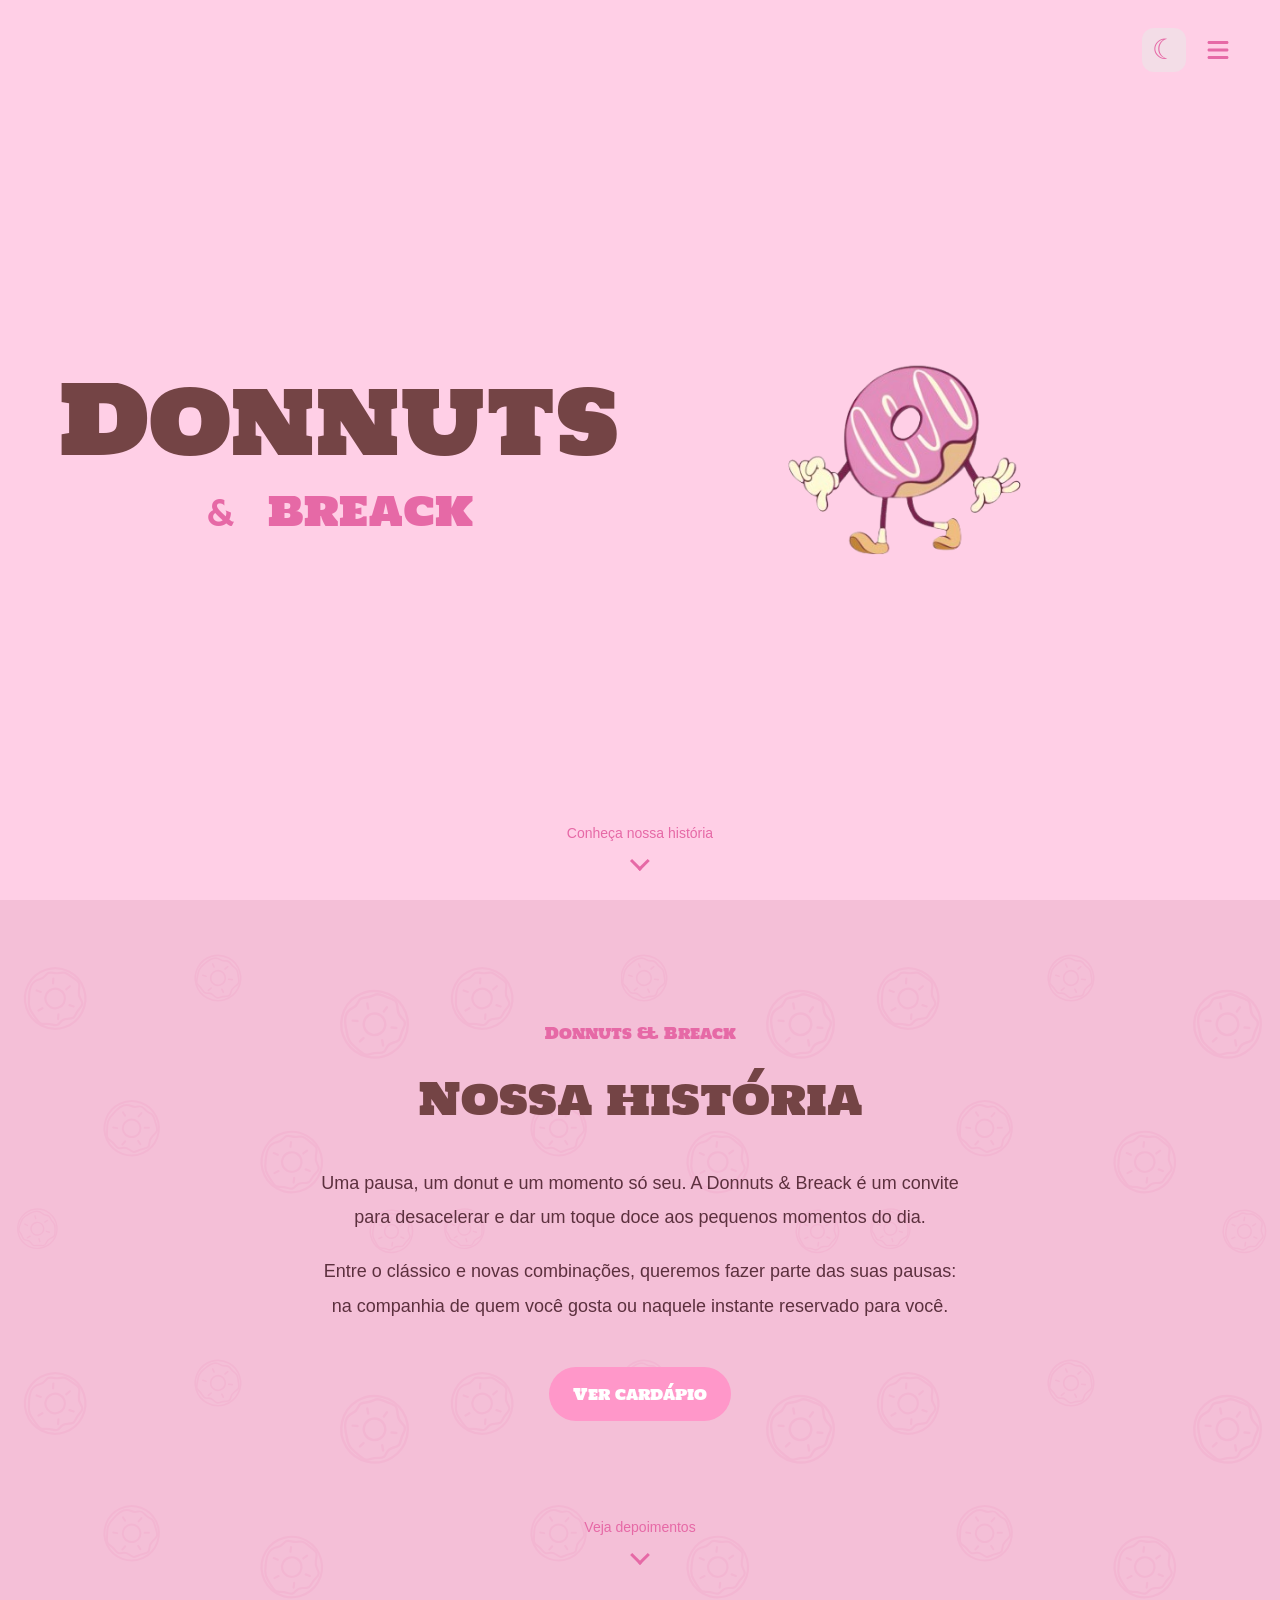
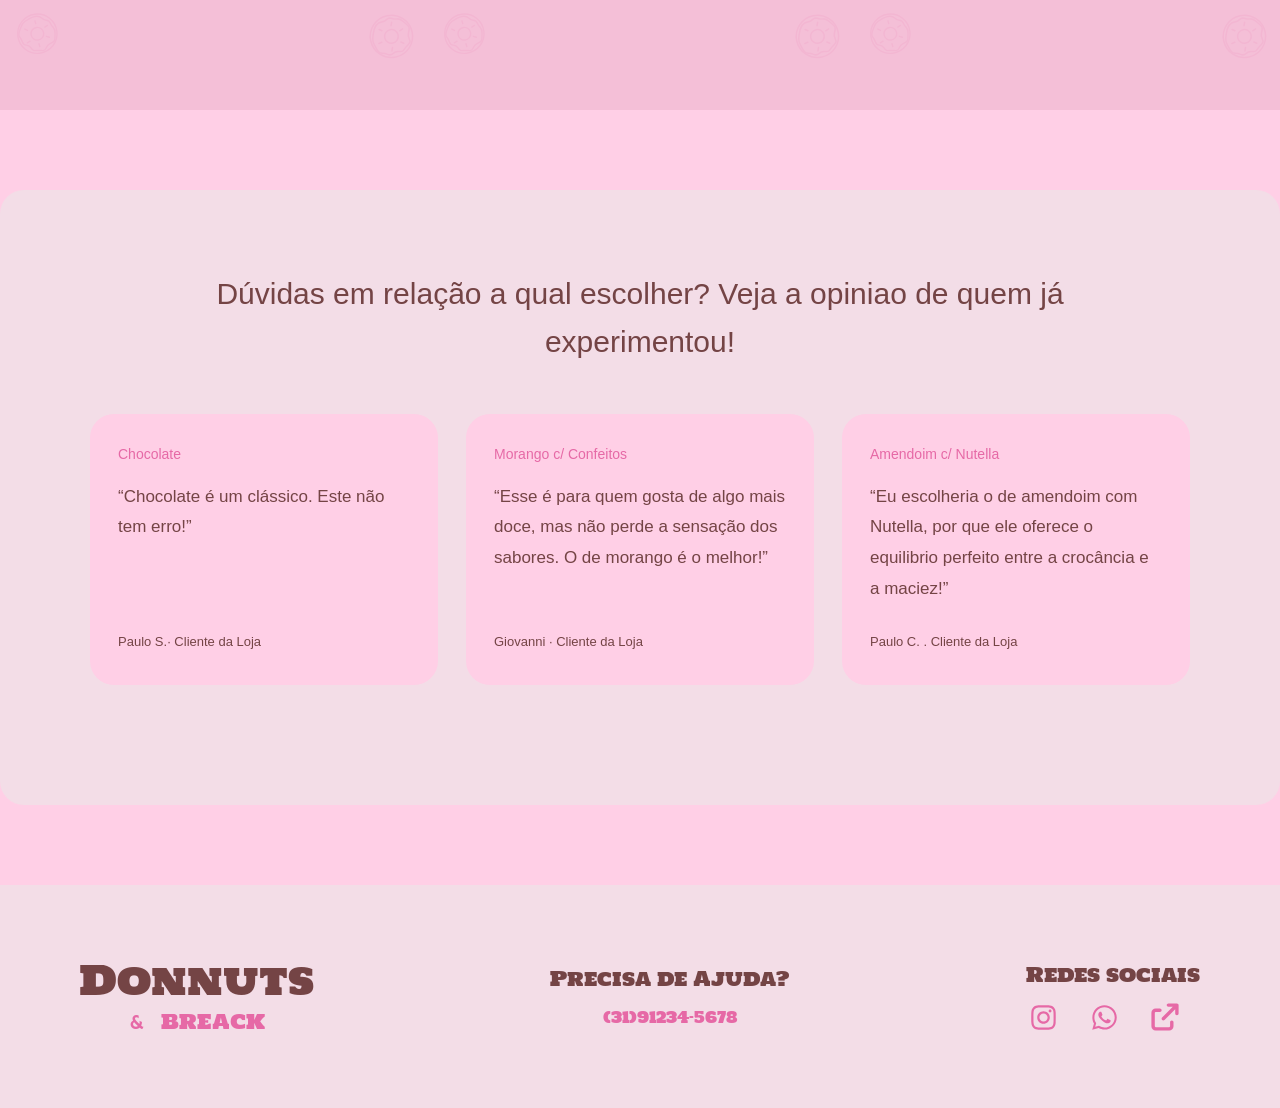
<file: index.html>
<!DOCTYPE html>
<html lang="pt-BR">

<head>
    <meta charset="UTF-8">
    <meta name="viewport" content="width=device-width, initial-scale=1.0, viewport-fit=cover">
    <title>Início | Donnuts &amp; Breack</title>
    <link rel="preconnect" href="https://fonts.googleapis.com">
    <link rel="preconnect" href="https://fonts.gstatic.com" crossorigin>
    <link href="https://fonts.googleapis.com/css2?family=Cutive&family=Hammersmith+One&family=Holtwood+One+SC&display=swap" rel="stylesheet">
    <link rel="stylesheet" href="style.css">
</head>

<body>
    <button class="alternar-tema" type="button" title="Ativar modo escuro">&#9790;</button>
    <header>
        <div class="menu">
            <button class="botao-menu" type="button" title="Abrir menu" aria-expanded="false" aria-controls="menu-navegacao">
                <img src="images/menu.svg" alt="Menu">
            </button>
            <nav id="menu-navegacao" hidden>
                <a href="carrinho.html">
                    <img src="images/1-2-imgBasketShoppingSolidFull1.svg" alt="Carrinho">
                </a>
                <a href="cardapio.html#busca">
                    <img src="images/1-2-imgMagnifyingGlassSolidFull11.svg" alt="Buscar sabores">
                </a>
                <a class="conta" href="login.html">Login</a>
            </nav>
        </div>
    </header>
    <div class="conteudo-principal pagina-inicial" role="main">
        <section id="inicio">
            <a class="titulo-inicial" href="cardapio.html">
                <div class="marca">
                    <h1>Donnuts</h1>
                    <p>
                        <span>&amp;</span>
                        BREACK
                    </p>
                </div>
            </a>
            <img src="images/1-2-imgDesignSemNome1RemovebgPreview1.png" class="mascote-inicial">
            <a class="descer-conteudo" href="#historia" title="Conhecer a nossa história">
                <span>Conheça nossa história</span>
                <span class="seta-baixo"></span>
            </a>
        </section>
        <section id="historia">
            <span class="detalhe-historia">Donnuts &amp; Breack</span>
            <h2>Nossa história</h2>
            <p>Uma pausa, um donut e um momento só seu. A Donnuts &amp; Breack é um convite para desacelerar e dar um toque doce aos pequenos momentos do dia.</p>
            <p>Entre o clássico e novas combinações, queremos fazer parte das suas pausas: na companhia de quem você gosta ou naquele instante reservado para você.</p>
            <a class="botao" href="cardapio.html">Ver cardápio</a>
            <a class="descer-conteudo descer-depoimentos" href="#depoimentos" title="Ver depoimentos abaixo">
                <span>Veja depoimentos</span>
                <span class="seta-baixo"></span>
            </a>
        </section>
        <section id="depoimentos">
            <h2>Dúvidas em relação a qual escolher? Veja a opiniao de quem já experimentou!</h2>
            <div class="lista-depoimentos">
                <figure class="depoimento">
                    <span class="sabor-depoimento">Chocolate</span>
                    <blockquote>
                        <p>“Chocolate é um clássico. Este não tem erro!”</p>
                    </blockquote>
                    <figcaption>Paulo S.· Cliente da Loja</figcaption>
                </figure>
                <figure class="depoimento">
                    <span class="sabor-depoimento">Morango c/ Confeitos</span>
                    <blockquote>
                        <p>“Esse é para quem gosta de algo mais doce, mas não perde a sensação dos sabores. O de morango é o melhor!”</p>
                    </blockquote>
                    <figcaption>Giovanni · Cliente da Loja</figcaption>
                </figure>
                <figure class="depoimento">
                    <span class="sabor-depoimento">Amendoim c/ Nutella</span>
                    <blockquote>
                        <p>“Eu escolheria o de amendoim com Nutella, por que ele oferece o equilibrio perfeito entre a crocância e a maciez!”</p>
                    </blockquote>
                    <figcaption>Paulo C. . Cliente da Loja</figcaption>
                </figure>
            </div>
        </section>
    </div>
    <footer>
        <a href="index.html" class="marca">
            <div class="marca">
                <h1>Donnuts</h1>
                <p>
                    <span>&amp;</span>
                    BREACK
                </p>
            </div>
        </a>
        <div>
            <h2>Precisa de Ajuda?</h2>
            <a href="tel:+5531912345678">(31)91234-5678</a>
        </div>
        <div>
            <h2>Redes sociais</h2>
            <div class="redes">
                <a href="https://www.instagram.com/">
                    <img src="images/2005-14-imgInstagramBrandsSolidFull1.svg" alt="">
                </a>
                <a href="https://wa.me/5531912345678">
                    <img src="images/2005-14-imgWhatsappBrandsSolidFull1.svg" alt="">
                </a>
                <a href="cardapio.html">
                    <img src="images/2005-14-imgArrowUpRightFromSquareSolidFull1.svg" alt="">
                </a>
            </div>
        </div>
    </footer>
    <script src="theme.js"></script>
    <script src="script.js"></script>
</body>
</html
</file>
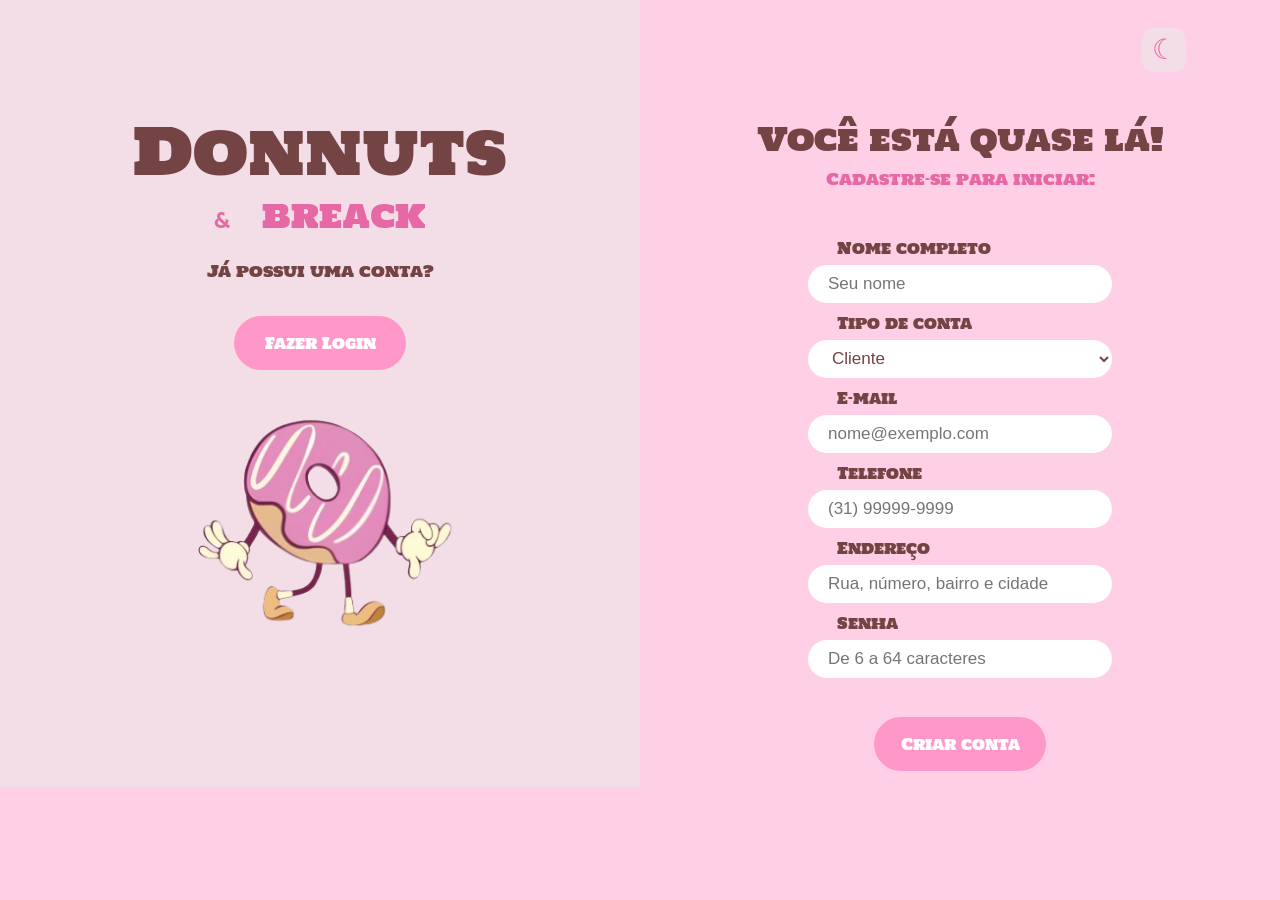
<file: cadastro.html>
<!DOCTYPE html>
<html lang="pt-BR">

<head>
    <meta charset="UTF-8">
    <meta name="viewport" content="width=device-width, initial-scale=1.0, viewport-fit=cover">
    <title>Cadastro | Donnuts &amp; Breack</title>
    <link rel="preconnect" href="https://fonts.googleapis.com">
    <link rel="preconnect" href="https://fonts.gstatic.com" crossorigin>
    <link href="https://fonts.googleapis.com/css2?family=Cutive&family=Hammersmith+One&family=Holtwood+One+SC&display=swap" rel="stylesheet">
    <link rel="stylesheet" href="style.css">
</head>

<body>
    <button class="alternar-tema" type="button" title="Ativar modo escuro">&#9790;</button>
    <div class="conteudo-principal" role="main" id="cadastro">
        <section class="convite">
            <div class="marca">
                <h1>Donnuts</h1>
                <p>
                    <span>&amp;</span>
                    BREACK
                </p>
            </div>
            <p>Já possui uma conta?</p>
            <a class="botao" href="login.html">Fazer Login</a>
            <span class="recorte-mascote">
                <img src="images/2027-36-imgDesignSemNome1RemovebgPreview4.png" alt="Mascote Donnuts">
            </span>
        </section>
        <section class="cadastro-form">
            <h1>Você está quase lá!</h1>
            <h2>Cadastre-se para iniciar:</h2>
            <form id="form-cadastro">
                <div class="campo">
                    <label for="nome">Nome completo</label>
                    <input id="nome" name="nome" type="text" autocomplete="name" minlength="2" maxlength="100" placeholder="Seu nome" required>
                </div>
                <div class="campo">
                    <label for="tipoConta">Tipo de conta</label>
                    <select id="tipoConta" name="tipoConta" required>
                        <option value="Cliente">Cliente</option>
                        <option value="Entregador">Entregador</option>
                    </select>
                </div>
                <div class="campo">
                    <label for="email">E-mail</label>
                    <input id="email" name="email" type="email" autocomplete="email" maxlength="191" placeholder="nome@exemplo.com" required>
                </div>
                <div class="campo">
                    <label for="telefone">Telefone</label>
                    <input id="telefone" name="telefone" type="tel" autocomplete="tel-national" inputmode="numeric" minlength="14" maxlength="15" pattern="\([0-9]{2}\) [0-9]{4,5}-[0-9]{4}" placeholder="(31) 99999-9999" title="Informe o DDD e um telefone com 10 ou 11 dígitos." required>
                </div>
                <div class="campo" id="campo-endereco">
                    <label for="endereco">Endereço</label>
                    <input id="endereco" name="endereco" type="text" autocomplete="street-address" minlength="3" maxlength="160" placeholder="Rua, número, bairro e cidade" required>
                </div>
                <div class="campo">
                    <label for="senha">Senha</label>
                    <input id="senha" name="senha" type="password" autocomplete="new-password" minlength="6" maxlength="64" placeholder="De 6 a 64 caracteres" required>
                </div>
                <button class="botao" type="submit">Criar conta</button>
                <p role="status" id="aviso"></p>
            </form>
        </section>
    </div>
    <script src="theme.js"></script>
    <script src="script.js"></script>
</body>
</html>
</file>
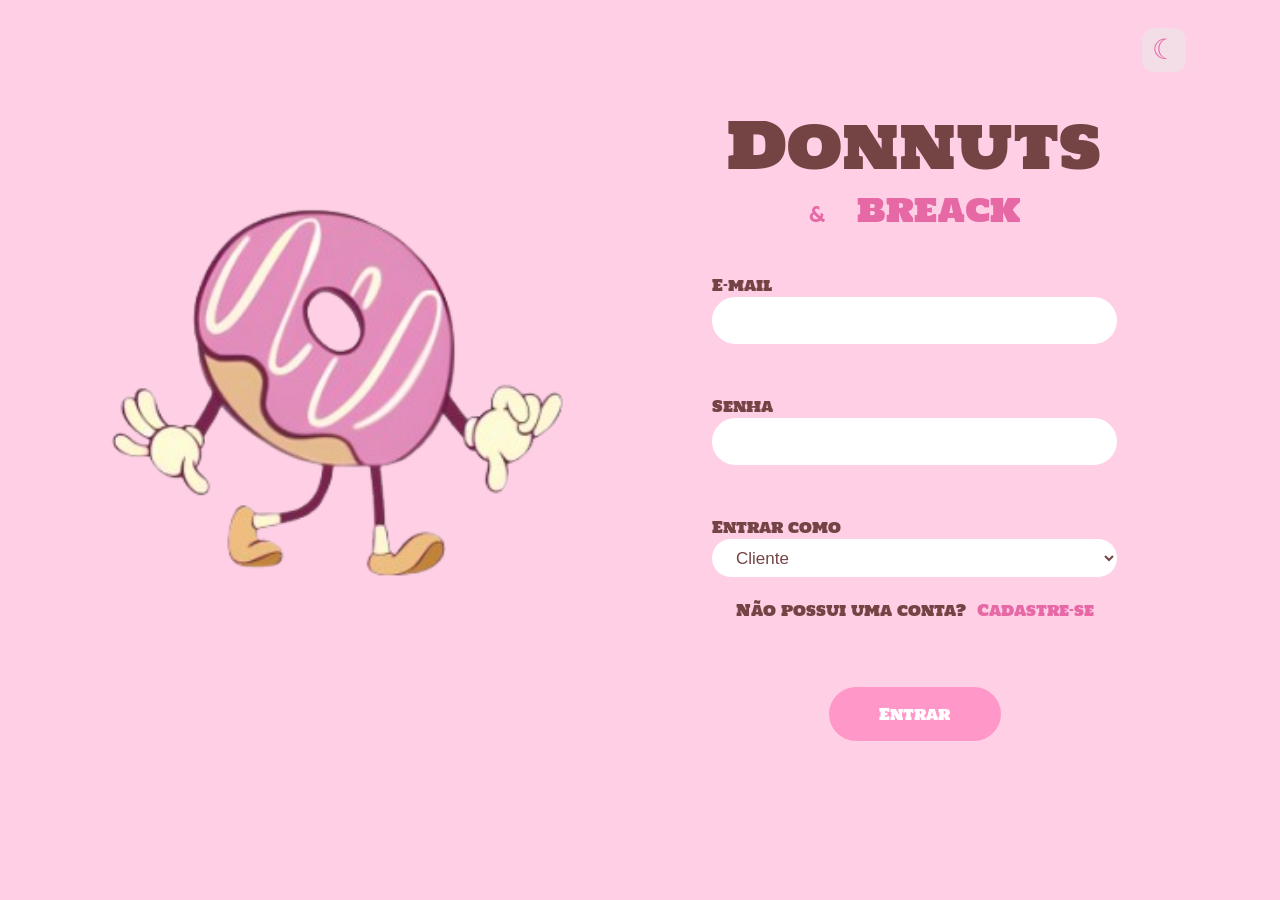
<file: carrinho.html>
<!DOCTYPE html>
<html lang="pt-BR">

<head>
    <meta charset="UTF-8">
    <meta name="viewport" content="width=device-width, initial-scale=1.0, viewport-fit=cover">
    <title>Carrinho | Donnuts &amp; Breack</title>
    <link rel="preconnect" href="https://fonts.googleapis.com">
    <link rel="preconnect" href="https://fonts.gstatic.com" crossorigin>
    <link href="https://fonts.googleapis.com/css2?family=Cutive&family=Hammersmith+One&family=Holtwood+One+SC&display=swap" rel="stylesheet">
    <link rel="stylesheet" href="style.css">
</head>

<body>
    <button class="alternar-tema" type="button" title="Ativar modo escuro">&#9790;</button>
    <header>
        <div class="menu">
            <button class="botao-menu" type="button" title="Abrir menu" aria-expanded="false" aria-controls="menu-navegacao">
                <img src="images/menu.svg" alt="Menu">
            </button>
            <nav id="menu-navegacao" hidden>
                <a href="carrinho.html">
                    <img src="images/1-2-imgBasketShoppingSolidFull1.svg" alt="Carrinho">
                </a>
                <a href="cardapio.html#busca">
                    <img src="images/1-2-imgMagnifyingGlassSolidFull11.svg" alt="Buscar sabores">
                </a>
                <a class="conta" href="login.html">Login</a>
            </nav>
        </div>
    </header>
    <a class="voltar" href="cardapio.html">
        <img src="images/2007-2-imgArrowLeftLongSolidFull1.svg" alt="">
    </a>
    <div class="conteudo-principal" role="main" id="carrinho">
        <h1>Carrinho</h1>
        <h2>De Compras</h2>
        <div class="checkout">
            <section id="itens-carrinho">
            </section>
            <aside class="resumo">
                <h3>Resumo do seu pedido</h3>
                <p id="total">Valor Total: R$24</p>
                <p class="endereco-pedido">*Endereço*</p>
                <button class="botao" id="pagamento">Pagamento</button>
                <p role="status" id="aviso"></p>
            </aside>
        </div>
    </div>
    <script src="theme.js"></script>
    <script src="script.js"></script>
</body>
</html>
</file>
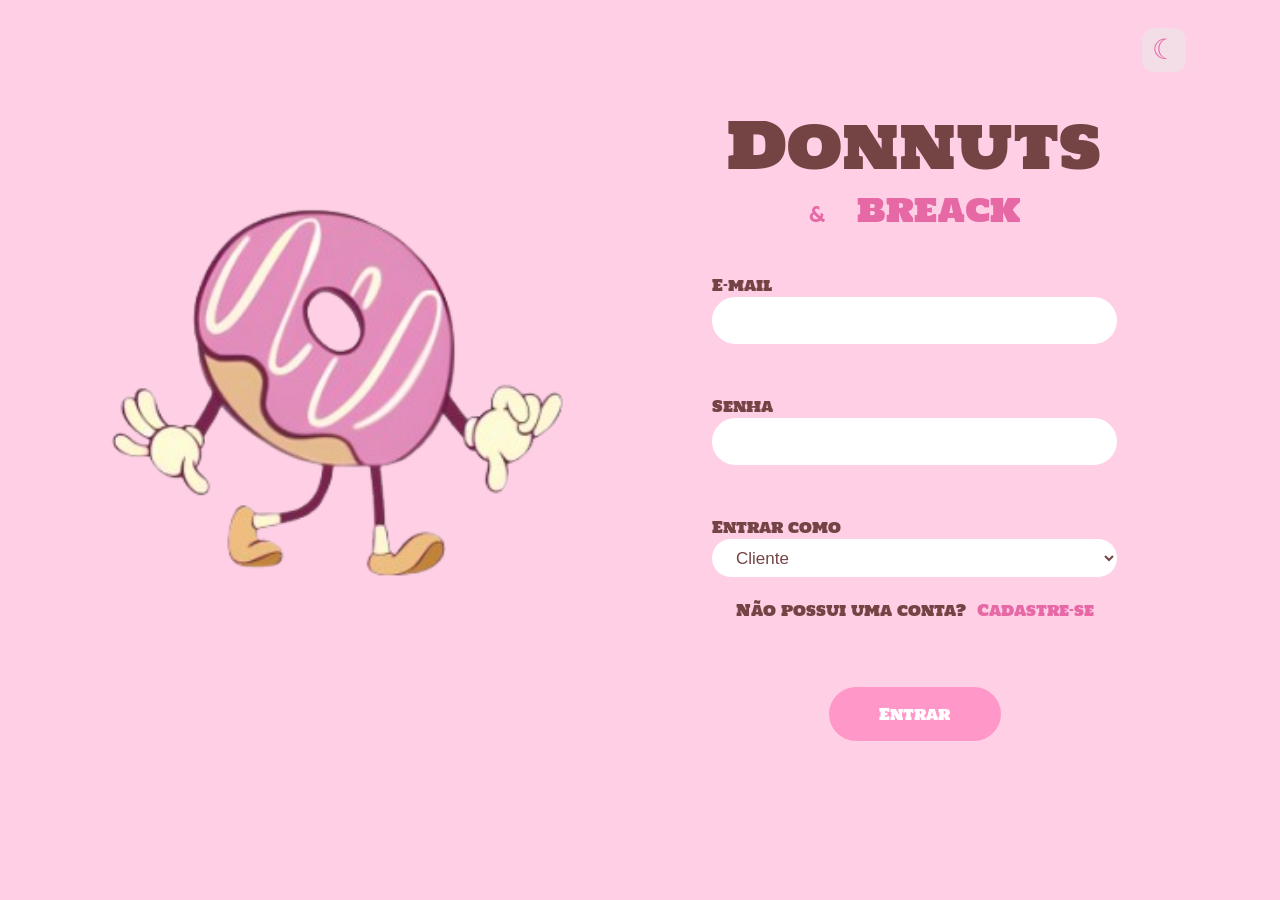
<file: entregador.html>
<!DOCTYPE html>
<html lang="pt-BR">

<head>
    <meta charset="UTF-8">
    <meta name="viewport" content="width=device-width, initial-scale=1.0, viewport-fit=cover">
    <title>Pedidos | Donnuts &amp; Breack</title>
    <link rel="preconnect" href="https://fonts.googleapis.com">
    <link rel="preconnect" href="https://fonts.gstatic.com" crossorigin>
    <link href="https://fonts.googleapis.com/css2?family=Cutive&family=Hammersmith+One&family=Holtwood+One+SC&display=swap" rel="stylesheet">
    <link rel="stylesheet" href="style.css">
</head>

<body>
    <button class="alternar-tema" type="button" title="Ativar modo escuro">&#9790;</button>
    <header>
        <div class="menu">
            <button class="botao-menu" type="button" title="Abrir menu" aria-expanded="false" aria-controls="menu-navegacao">
                <img src="images/menu.svg" alt="Menu">
            </button>
            <nav id="menu-navegacao" hidden>
                <a href="perfil.html">Meu perfil</a>
                <a href="#" id="sair">Sair</a>
            </nav>
        </div>
    </header>
    <div class="conteudo-principal" role="main" id="painel-entregador">
        <h1>Pedidos</h1>
        <h2>Painel do Entregador</h2>
        <p class="descricao-painel">Acompanhe os pedidos e atualize o andamento das entregas.</p>
        <section id="lista-pedidos" aria-live="polite">
            <p>Carregando pedidos...</p>
        </section>
        <p role="status" id="aviso"></p>
    </div>
    <script src="theme.js"></script>
    <script src="script.js"></script>
</body>
</html>
</file>
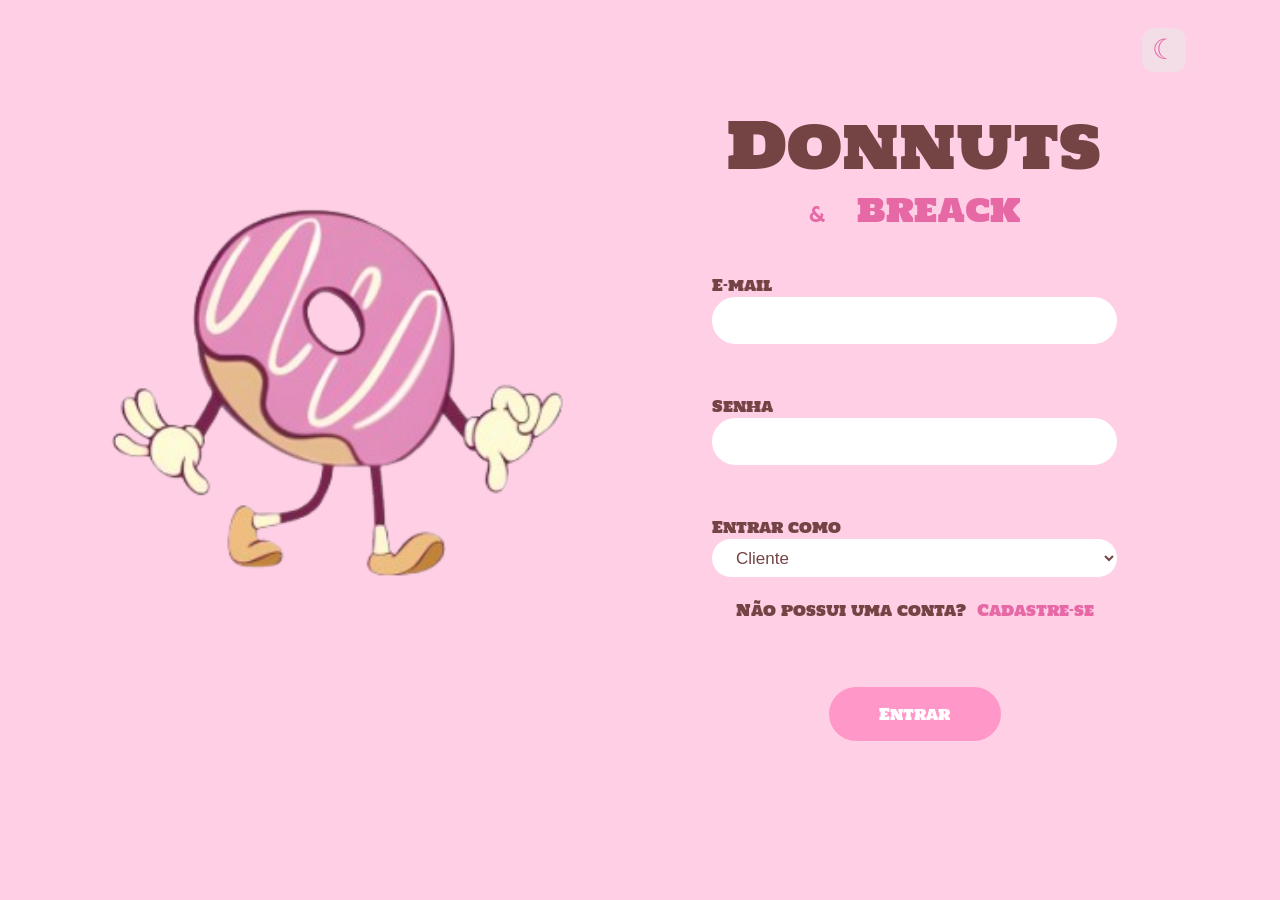
<file: login.html>
<!DOCTYPE html>
<html lang="pt-BR">

<head>
    <meta charset="UTF-8">
    <meta name="viewport" content="width=device-width, initial-scale=1.0, viewport-fit=cover">
    <title>Login | Donnuts &amp; Breack</title>
    <link rel="preconnect" href="https://fonts.googleapis.com">
    <link rel="preconnect" href="https://fonts.gstatic.com" crossorigin>
    <link href="https://fonts.googleapis.com/css2?family=Cutive&family=Hammersmith+One&family=Holtwood+One+SC&display=swap" rel="stylesheet">
    <link rel="stylesheet" href="style.css">
</head>

<body>
    <button class="alternar-tema" type="button" title="Ativar modo escuro">&#9790;</button>
    <div class="conteudo-principal" role="main" id="login">
        <a href="index.html" class="mascote-login">
            <span class="recorte-mascote">
                <img src="images/2005-36-imgDesignSemNome1RemovebgPreview3.png" alt="Mascote Donnuts">
            </span>
        </a>
        <section class="acesso">
            <div class="marca">
                <h1>Donnuts</h1>
                <p>
                    <span>&amp;</span>
                    BREACK
                </p>
            </div>
            <form id="form-login">
                <div class="campo">
                    <label for="email">E-mail</label>
                    <input id="email" name="email" type="email" autocomplete="email" required>
                </div>
                <div class="campo">
                    <label for="senha">Senha</label>
                    <input id="senha" name="senha" type="password" autocomplete="current-password" required>
                </div>
                <div class="campo">
                    <label for="tipoConta">Entrar como</label>
                    <select id="tipoConta" name="tipoConta" required>
                        <option value="Cliente">Cliente</option>
                        <option value="Entregador">Entregador</option>
                    </select>
                </div>
                <p class="cadastre">
                    Não possui uma conta?
                    <a href="cadastro.html">Cadastre-se</a>
                </p>
                <button class="botao" type="submit">Entrar</button>
                <p role="status" id="aviso"></p>
            </form>
        </section>
    </div>
    <script src="theme.js"></script>
    <script src="script.js"></script>
</body>
</html>
</file>
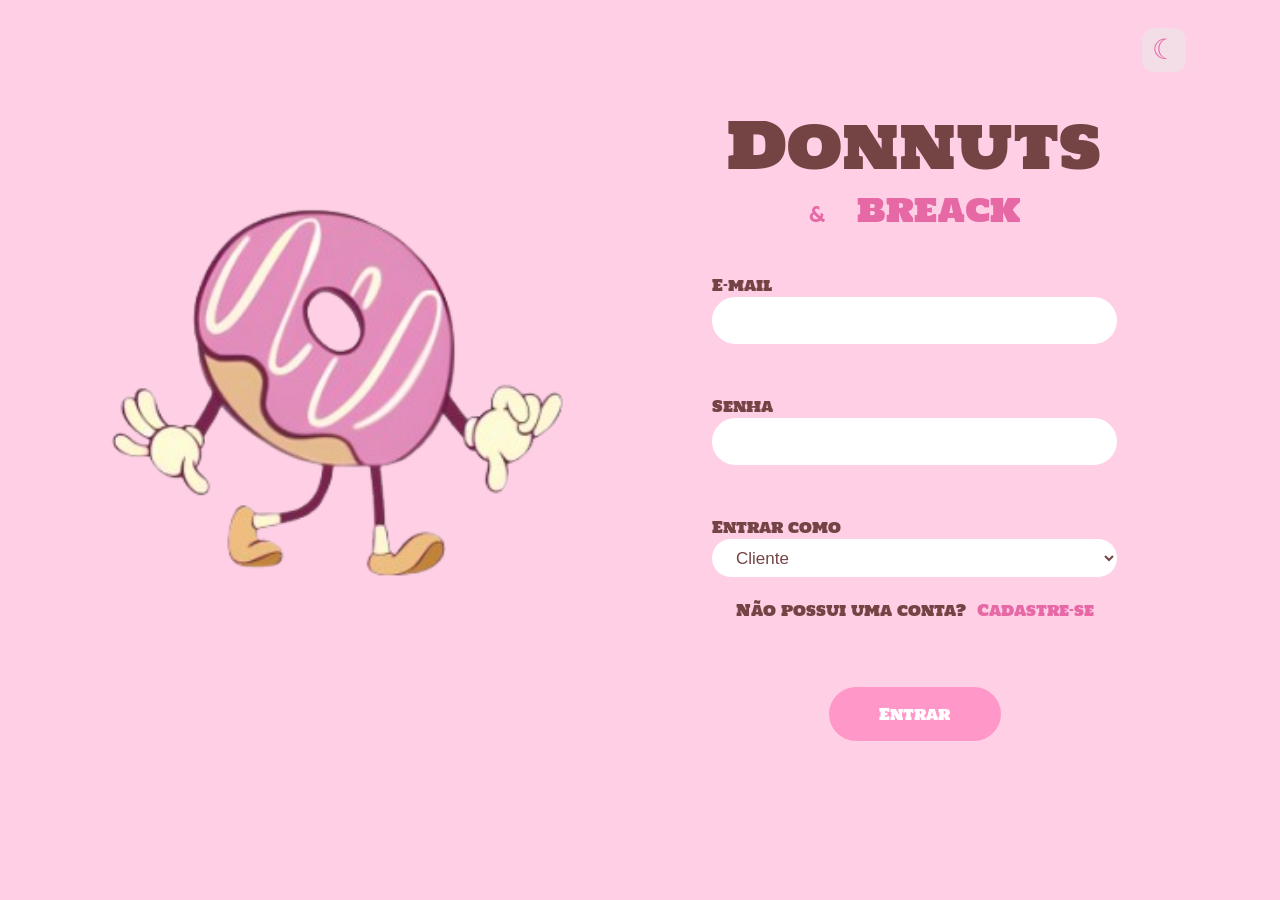
<file: pedido.html>
<!DOCTYPE html>
<html lang="pt-BR">

<head>
    <meta charset="UTF-8">
    <meta name="viewport" content="width=device-width, initial-scale=1.0, viewport-fit=cover">
    <title>Pedido feito | Donnuts &amp; Breack</title>
    <link rel="preconnect" href="https://fonts.googleapis.com">
    <link rel="preconnect" href="https://fonts.gstatic.com" crossorigin>
    <link href="https://fonts.googleapis.com/css2?family=Cutive&family=Hammersmith+One&family=Holtwood+One+SC&display=swap" rel="stylesheet">
    <link rel="stylesheet" href="style.css">
</head>

<body>
    <button class="alternar-tema" type="button" title="Ativar modo escuro">&#9790;</button>
    <header>
        <div class="menu">
            <button class="botao-menu" type="button" title="Abrir menu" aria-expanded="false" aria-controls="menu-navegacao">
                <img src="images/menu.svg" alt="Menu">
            </button>
            <nav id="menu-navegacao" hidden>
                <a href="carrinho.html">
                    <img src="images/1-2-imgBasketShoppingSolidFull1.svg" alt="Carrinho">
                </a>
                <a href="cardapio.html#busca">
                    <img src="images/1-2-imgMagnifyingGlassSolidFull11.svg" alt="Buscar sabores">
                </a>
                <a class="conta" href="login.html">Login</a>
            </nav>
        </div>
    </header>
    <a class="voltar" href="cardapio.html">
        <img src="images/2007-2-imgArrowLeftLongSolidFull1.svg" alt="">
    </a>
    <div class="conteudo-principal" role="main" id="pedido">
        <h1>Agradecemos</h1>
        <h2>A sua Compra!</h2>
        <img src="images/2019-70-imgLine1.svg" alt="" class="linha-pedido">
        <section class="pedido-resumo">
            <h3>Resumo do seu pedido</h3>
            <p>
                N°:
                <span id="numero-pedido">30081010</span>
            </p>
            <div id="pedido-itens">
                <p>Donutts Chocolate - x1</p>
                <p>Donutts Original - x1</p>
            </div>
            <p id="pedido-total">Valor Total: R$24</p>
            <p id="pedido-endereco">Entrega: *Endereço*</p>
        </section>
        <a class="botao ajuda" href="https://wa.me/5531912345678">
            <img src="images/2019-70-imgWhatsappBrandsSolidFull11.svg" alt="">
            Precisa de Ajuda?
        </a>
    </div>
    <script src="theme.js"></script>
    <script src="script.js"></script>
</body>
</html>
</file>
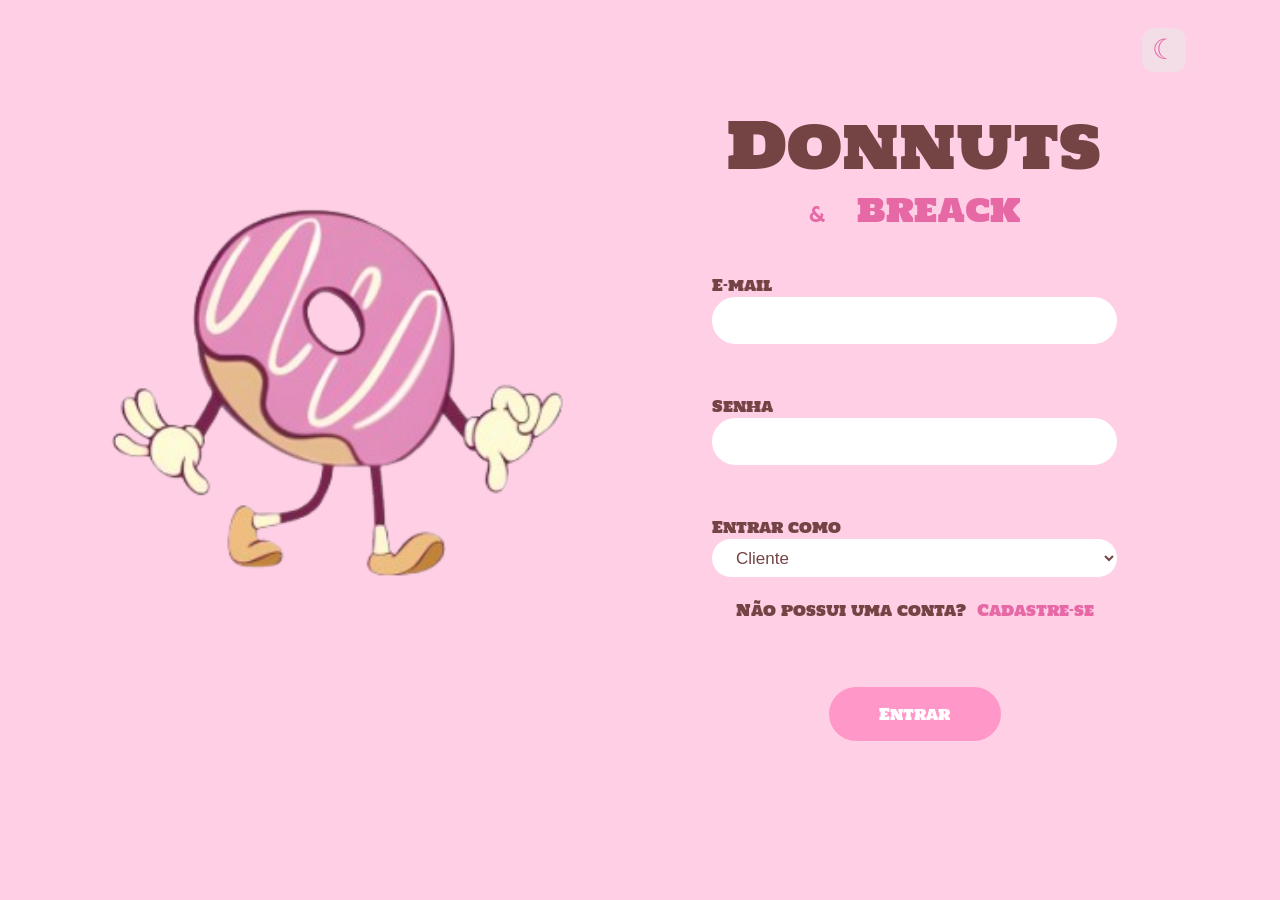
<file: perfil.html>
<!DOCTYPE html>
<html lang="pt-BR">

<head>
    <meta charset="UTF-8">
    <meta name="viewport" content="width=device-width, initial-scale=1.0, viewport-fit=cover">
    <title>Dados pessoais | Donnuts &amp; Breack</title>
    <link rel="preconnect" href="https://fonts.googleapis.com">
    <link rel="preconnect" href="https://fonts.gstatic.com" crossorigin>
    <link href="https://fonts.googleapis.com/css2?family=Cutive&family=Hammersmith+One&family=Holtwood+One+SC&display=swap" rel="stylesheet">
    <link rel="stylesheet" href="style.css">
</head>

<body>
    <button class="alternar-tema" type="button" title="Ativar modo escuro">&#9790;</button>
    <a class="voltar" id="voltar-perfil" href="cardapio.html">
        <img src="images/2007-2-imgArrowLeftLongSolidFull1.svg" alt="">
    </a>
    <div class="conteudo-principal" role="main" id="perfil">
        <h1>Dados Pessoais</h1>
        <h2>Altere os Seus Dados</h2>
        <form id="form-perfil">
            <div class="campo">
                <label for="nome">Nome completo</label>
                <input id="nome" name="nome" type="text" autocomplete="name" minlength="2" maxlength="100" required>
            </div>
            <div class="campo">
                <label for="email">E-mail</label>
                <input id="email" name="email" type="email" autocomplete="email" maxlength="191" required>
            </div>
            <div class="campo">
                <label for="telefone">Telefone</label>
                <input id="telefone" name="telefone" type="tel" autocomplete="tel-national" inputmode="numeric" minlength="14" maxlength="15" pattern="\([0-9]{2}\) [0-9]{4,5}-[0-9]{4}" placeholder="(31) 99999-9999" required>
            </div>
            <div class="campo" id="campo-endereco">
                <label for="endereco">Endereço</label>
                <input id="endereco" name="endereco" type="text" autocomplete="street-address" minlength="3" maxlength="160" placeholder="Rua, número, bairro e cidade">
            </div>
            <div class="campo">
                <label for="senha">Nova senha (opcional)</label>
                <input id="senha" name="senha" type="password" autocomplete="new-password" minlength="6" maxlength="64" placeholder="Deixe em branco para manter">
            </div>
            <button class="botao" type="submit">Salvar</button>
            <p role="status" id="aviso"></p>
        </form>
    </div>
    <script src="theme.js"></script>
    <script src="script.js"></script>
</body>
</html>
</file>
<file: style.css>
/* GLOBAL */
@import url(./css/global/global.css);
@import url(./css/global/footer.css);

/* HEADER */
@import url(./css/header/header.css);

/* PAGINAS */
@import url(./css/page/inicio.css);
@import url(./css/page/historia.css);
@import url(./css/page/cardapio.css);
@import url(./css/page/depoimentos.css);
@import url(./css/page/login.css);
@import url(./css/page/cadastro.css);
@import url(./css/page/perfil.css);
@import url(./css/page/carrinho.css);
@import url(./css/page/pedido.css);
@import url(./css/page/entregador.css);

/* TEMA E RESPONSIVIDADE */
@import url(./css/global/tema.css);
@import url(./css/global/responsivo.css);
</file>
